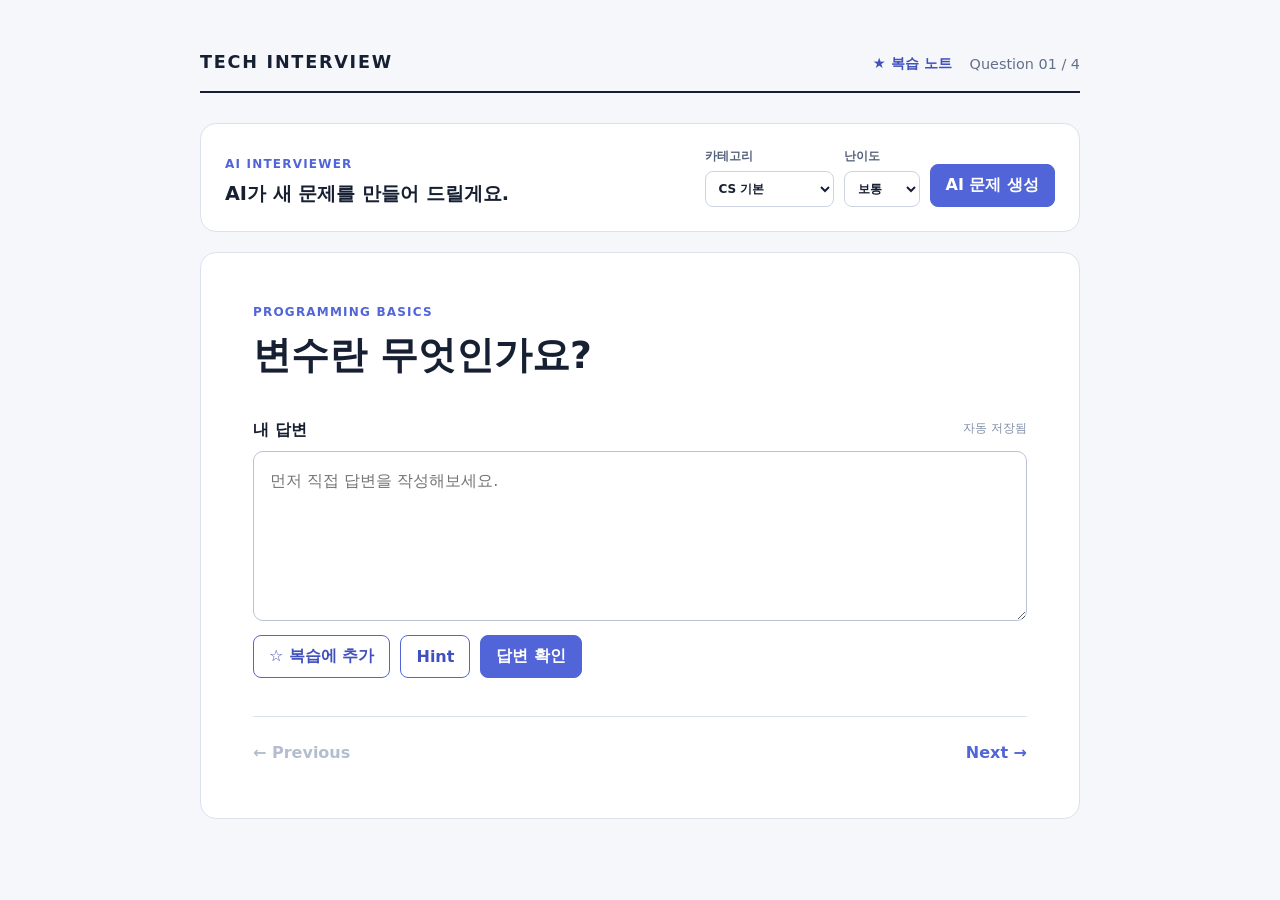
<file: index.html>
<!doctype html>
<html lang="ko">
  <head>
    <meta charset="UTF-8" />
    <meta name="viewport" content="width=device-width, initial-scale=1.0" />
    <meta name="description" content="AI와 함께 하는 기술 면접 연습" />
    <title>Tech Interview</title>
    <link rel="stylesheet" href="style.css" />
  </head>
  <body>
    <main class="container">
      <header class="header">
        <p class="logo">TECH INTERVIEW</p>
        <div class="header-actions">
          <a class="review-link" href="review.html">★ 복습 노트</a>
          <p class="progress" id="progress">Question 01 / 12</p>
        </div>
      </header>

      <section class="generator" aria-labelledby="generator-title">
        <div>
          <p class="eyebrow">AI INTERVIEWER</p>
          <h2 id="generator-title">AI가 새 문제를 만들어 드릴게요.</h2>
        </div>
        <div class="generator-controls">
          <label>카테고리
            <select id="ai-category">
              <option value="programming">프로그래밍 기초</option>
              <option value="cs" selected>CS 기본</option>
              <option value="development">개발 개념</option>
              <option value="interview">기술 면접</option>
            </select>
          </label>
          <label>난이도
            <select id="ai-difficulty">
              <option>쉬움</option><option selected>보통</option><option>어려움</option>
            </select>
          </label>
          <button id="generate-button" class="primary">AI 문제 생성</button>
        </div>
      </section>

      <section class="question-section">
        <p class="category" id="category"></p>
        <h1 id="question"></h1>

        <div class="answer-heading"><label for="answer">내 답변</label><span id="save-status">자동 저장됨</span></div>
        <textarea id="answer" placeholder="먼저 직접 답변을 작성해보세요."></textarea>

        <div class="buttons">
          <button id="bookmark-button" class="secondary" aria-pressed="false">☆ 복습에 추가</button>
          <button id="hint-button" class="secondary">Hint</button>
          <button id="check-button" class="primary">답변 확인</button>
        </div>
        <p id="hint" class="hint hidden"></p>

        <section id="result" class="result hidden" aria-live="polite">
          <p class="result-title">모범 답안</p>
          <p id="model-answer"></p>
          <p class="result-title keyword-title">핵심 키워드</p>
          <div class="keywords" id="keywords"></div>
        </section>

        <nav class="navigation" aria-label="문제 이동">
          <button id="previous-button" class="text-button">← Previous</button>
          <button id="next-button" class="text-button">Next →</button>
        </nav>
      </section>
    </main>
    <script src="config.js"></script>
    <script src="script.js"></script>
  </body>
</html>
</file>
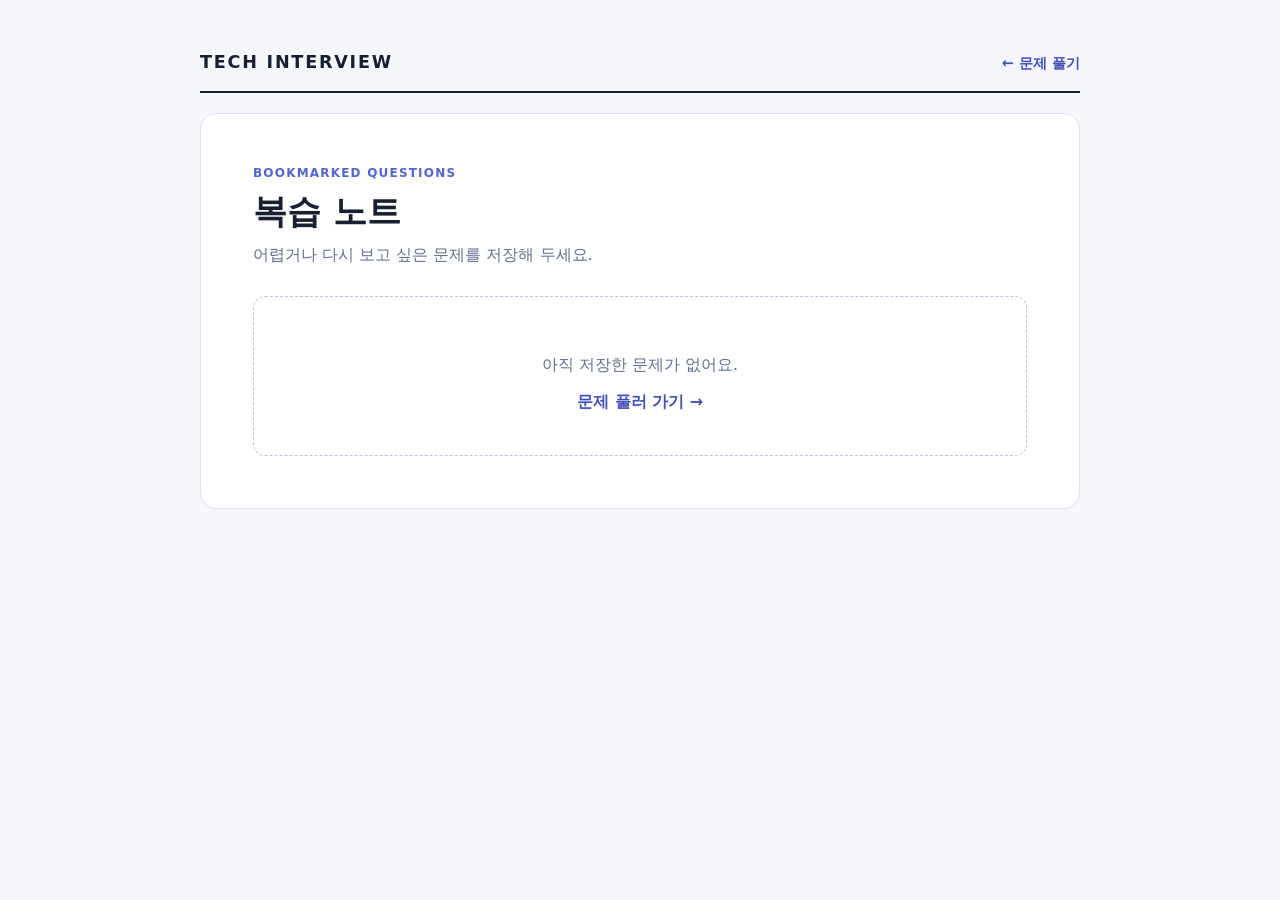
<file: review.html>
<!doctype html>
<html lang="ko">
  <head>
    <meta charset="UTF-8" />
    <meta name="viewport" content="width=device-width, initial-scale=1.0" />
    <title>복습 노트 | Tech Interview</title>
    <link rel="stylesheet" href="style.css" />
  </head>
  <body>
    <main class="container">
      <header class="header">
        <p class="logo">TECH INTERVIEW</p>
        <a class="review-link" href="index.html">← 문제 풀기</a>
      </header>

      <section class="review-page">
        <p class="eyebrow">BOOKMARKED QUESTIONS</p>
        <h1>복습 노트</h1>
        <p class="review-description">
          어렵거나 다시 보고 싶은 문제를 저장해 두세요.
        </p>
        <div id="review-list" class="review-list"></div>
      </section>
    </main>

    <script src="review.js"></script>
  </body>
</html>
</file>
<file: style.css>
:root { font-family: Inter, ui-sans-serif, system-ui, -apple-system, BlinkMacSystemFont, "Segoe UI", sans-serif; color: #172033; background: #f5f7fb; }
* { box-sizing: border-box; }
body { margin: 0; min-height: 100vh; }
button, select, textarea { font: inherit; }
button { cursor: pointer; }
.container { width: min(880px, calc(100% - 32px)); margin: 0 auto; padding: 52px 0 64px; }
.header { display: flex; align-items: baseline; justify-content: space-between; border-bottom: 2px solid #172033; padding-bottom: 18px; }
.logo, .eyebrow, .category, .result-title { letter-spacing: .1em; font-weight: 800; }
.logo { margin: 0; font-size: 1.1rem; }.header-actions { display:flex; align-items:center; gap:18px; }.progress { margin: 0; color: #63708a; font-size: .9rem; }.review-link { color:#4050bc; font-size:.9rem; font-weight:700; text-decoration:none; }.eyebrow, .category { color: #5265d8; font-size: .75rem; margin: 0 0 10px; }
.generator { margin-top: 30px; border: 1px solid #dbe1ef; padding: 24px; border-radius: 16px; background: #fff; display: flex; gap: 24px; justify-content: space-between; align-items: end; }
.generator h2 { margin: 0; font-size: 1.2rem; }.generator-controls { display: flex; align-items: end; gap: 10px; flex-wrap: wrap; }.generator label { display: grid; gap: 6px; font-size: .75rem; font-weight: 700; color: #56627a; }
select { border: 1px solid #ccd4e4; border-radius: 8px; padding: 9px; background: white; color: #172033; }
.question-section { background: #fff; border: 1px solid #dbe1ef; border-radius: 16px; padding: clamp(26px, 5vw, 52px); margin-top: 20px; }.question-section h1 { margin: 0 0 38px; font-size: clamp(1.6rem, 4vw, 2.35rem); line-height: 1.42; word-break: keep-all; }
.answer-heading { display:flex; justify-content: space-between; margin-bottom: 10px; font-weight: 700; }.answer-heading span { color:#8290a8; font-size:.75rem; font-weight: 500; }
textarea { display:block; width:100%; min-height: 170px; resize: vertical; border: 1px solid #b9c4d9; border-radius: 10px; padding: 16px; line-height: 1.6; outline-color: #5265d8; }
.buttons { display: flex; gap: 10px; margin-top: 14px; }.primary, .secondary { border-radius: 8px; padding: 10px 15px; font-weight: 700; border: 1px solid #5265d8; }.primary { background:#5265d8; color:#fff; }.primary:disabled { opacity:.6; cursor: wait; }.secondary { background:#fff; color:#4050bc; }.hint { padding: 12px 14px; background:#f0f2ff; border-radius: 8px; color:#384587; line-height:1.55; }.hidden { display: none; }
.result { margin-top: 28px; padding: 22px; background: #f7f9ff; border-left: 4px solid #5265d8; }.result-title { color:#5265d8; font-size:.75rem; margin:0 0 10px; }.result p:not(.result-title) { margin:0; line-height:1.7; white-space:pre-line; }.keyword-title { margin-top:22px; }.keywords { display:flex; flex-wrap:wrap; gap:8px; }.keywords span { background:#e5eaff; color:#31439d; border-radius:999px; padding:6px 10px; font-size:.82rem; }
.navigation { display:flex; justify-content:space-between; border-top:1px solid #dbe1ef; margin-top:38px; padding-top:22px; }.text-button { border:0; background:none; color:#5265d8; font-weight:700; padding:4px 0; }.text-button:disabled { color:#b4bdcf; cursor:not-allowed; }
.review-page { background:#fff; border:1px solid #dbe1ef; border-radius:16px; margin-top:20px; padding:clamp(26px, 5vw, 52px); }.review-page h1 { margin:0; font-size:2.1rem; }.review-description { color:#63708a; margin:10px 0 30px; }.review-list { display:grid; gap:14px; }.review-card { border:1px solid #dbe1ef; border-radius:12px; padding:22px; }.review-card h2 { margin:0; font-size:1.15rem; line-height:1.5; }.saved-answer { color:#63708a; font-size:.9rem; line-height:1.5; white-space:pre-line; }.review-card-actions { display:flex; gap:10px; margin-top:18px; }.review-button { text-decoration:none; display:inline-flex; align-items:center; }.remove-button { border:0; background:none; color:#8a4e58; font-weight:700; }.empty-review { border:1px dashed #b9c4d9; border-radius:12px; padding:42px 20px; text-align:center; color:#63708a; }.empty-review a { color:#4050bc; font-weight:700; text-decoration:none; }
@media (max-width: 650px) { .container { padding-top:28px; }.generator { align-items:stretch; flex-direction:column; }.generator-controls { display:grid; grid-template-columns:1fr 1fr; }.generator-controls button { grid-column:1/-1; }.header { align-items:flex-start; gap:8px; flex-direction:column; }.header-actions { width:100%; justify-content:space-between; } }
</file>
